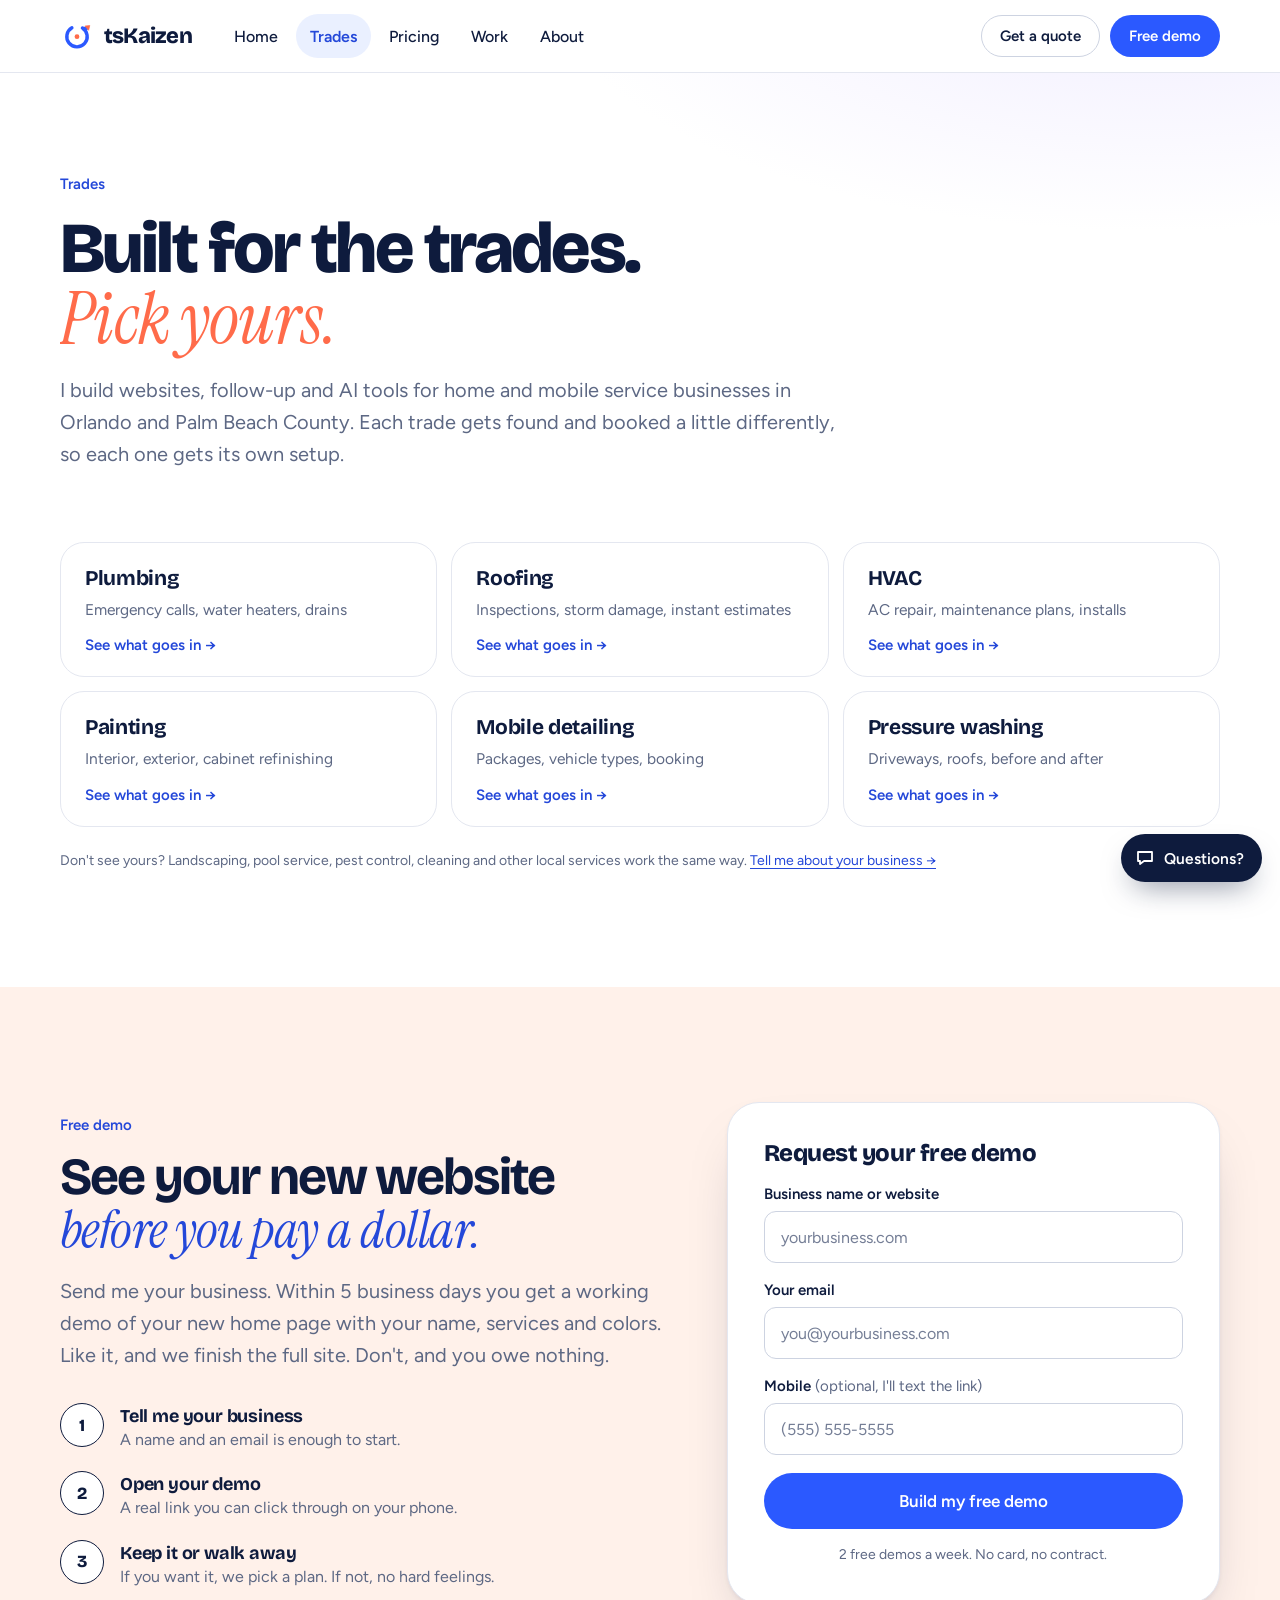
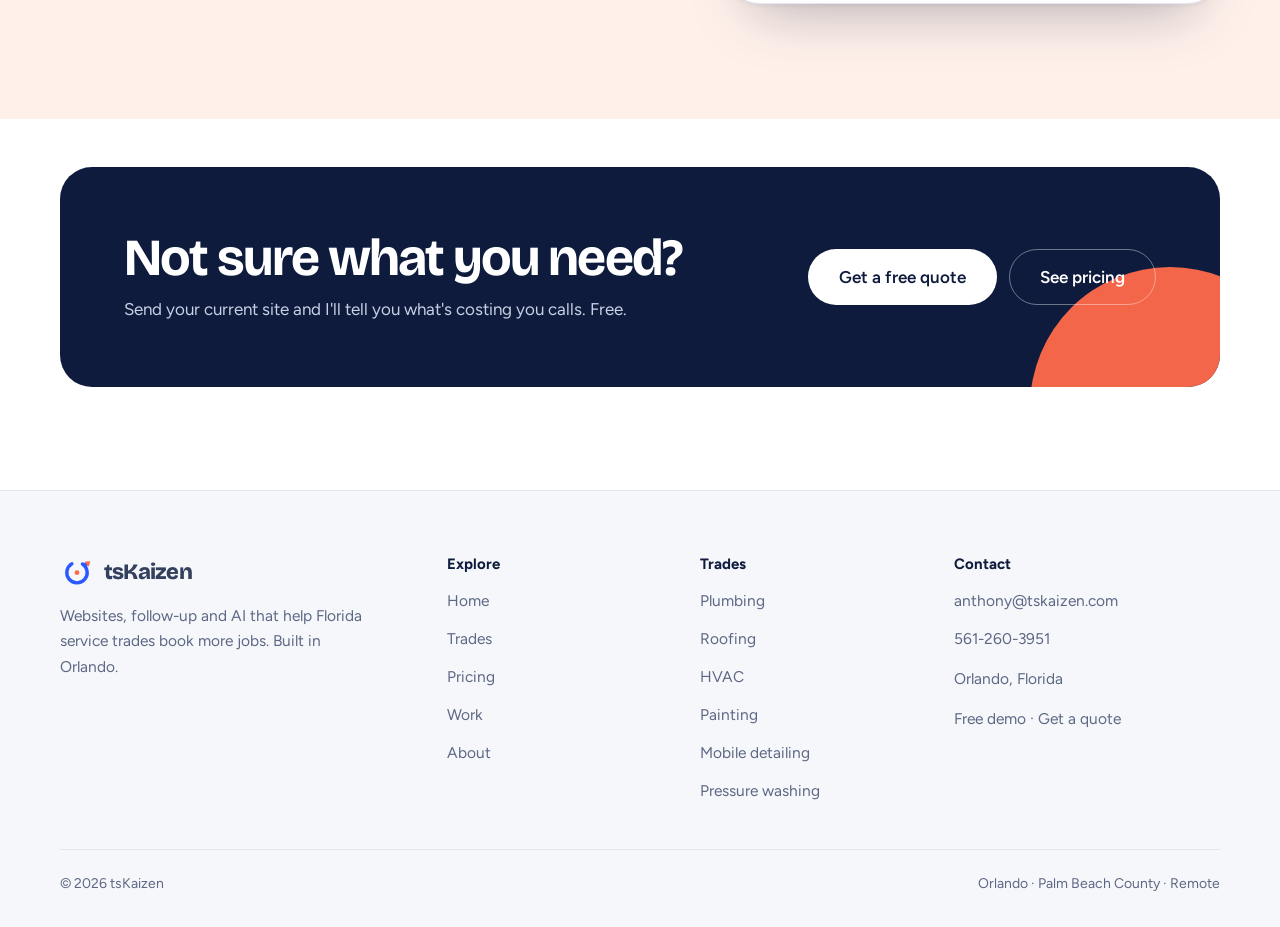
<file: trades.html>
<!doctype html>
<html lang="en">
<head>
<meta charset="utf-8">
<meta name="viewport" content="width=device-width, initial-scale=1, viewport-fit=cover">
<title>Websites for service trades in Florida | tsKaizen</title>
<meta name="claude:viewport-fit-sides" content="cover">
<meta name="description" content="Websites, follow-up and AI for plumbers, roofers, HVAC, painters, mobile detailers and pressure washing companies in Orlando and Palm Beach County.">
<link rel="canonical" href="https://tskaizen.com/trades">
<script type="application/ld+json">{"@context":"https://schema.org","@type":"ProfessionalService","name":"tsKaizen","url":"https://tskaizen.com/","email":"anthony@tskaizen.com","telephone":"+15612603951","image":"https://tskaizen.com/og.png","founder":{"@type":"Person","name":"Anthony Pichardo"},"address":{"@type":"PostalAddress","addressLocality":"Orlando","addressRegion":"FL","addressCountry":"US"},"areaServed":["Orlando","Central Florida","Palm Beach County","South Florida"],"priceRange":"$999 to $2,950+","description":"Websites, follow-up automations and AI assistants for Florida service trades. Free demo before you pay."}</script>
<meta property="og:type" content="website">
<meta property="og:title" content="Websites for service trades in Florida | tsKaizen">
<meta property="og:description" content="Websites, follow-up and AI for plumbers, roofers, HVAC, painters, mobile detailers and pressure washing companies in Orlando and Palm Beach County.">
<meta property="og:image" content="https://tskaizen.com/og.png">
<meta name="twitter:card" content="summary_large_image">
<meta name="theme-color" content="#FFFFFF">
<link rel="icon" href="data:image/svg+xml,<svg xmlns='http://www.w3.org/2000/svg' class='' viewBox='0 0 100 100' aria-hidden='true'><rect width='100' height='100' rx='24' fill='%23FFFFFF'/><path d='M 35.00 26.02 A 30.00 30.00 0 1 0 65.90 26.56 Q 67.28 28.21 70.05 28.10 L 77.17 28.38' fill='none' stroke='%232B59FF' stroke-width='10' stroke-linecap='round' stroke-linejoin='round'/><path d='M 87.58 19.33 L 84.13 33.19 L 73.37 20.82 Z' fill='%23FF6B4A' stroke='%23FF6B4A' stroke-width='2' stroke-linejoin='round'/><circle cx='50' cy='52' r='7' fill='%23FF6B4A'/></svg>">
<link rel="preconnect" href="https://fonts.googleapis.com"><link rel="preconnect" href="https://fonts.gstatic.com" crossorigin><link rel="stylesheet" href="https://fonts.googleapis.com/css2?family=Bricolage+Grotesque:opsz,wght@12..96,500;12..96,600;12..96,700;12..96,800&family=Figtree:wght@400;500;600;700&family=Instrument+Serif:ital@1&display=swap">
<link rel="stylesheet" href="site.css">
<script>document.documentElement.classList.add("js")</script>
</head>
<body>
<a class="skip" href="#main">Skip to content</a>
<header class="site-header"><nav class="wrap nav" aria-label="Main">
  <a class="brand" href="/" aria-label="tsKaizen home"><svg xmlns="http://www.w3.org/2000/svg" class="brand-mark" viewBox="0 0 100 100" aria-hidden="true"><path d="M 35.00 26.02 A 30.00 30.00 0 1 0 65.90 26.56 Q 67.28 28.21 70.05 28.10 L 77.17 28.38" fill="none" stroke="#2B59FF" stroke-width="10" stroke-linecap="round" stroke-linejoin="round"/><path d="M 87.58 19.33 L 84.13 33.19 L 73.37 20.82 Z" fill="#FF6B4A" stroke="#FF6B4A" stroke-width="2" stroke-linejoin="round"/><circle cx="50" cy="52" r="7" fill="#FF6B4A"/></svg><span>tsKaizen</span></a>
  <button class="menu-btn" type="button" aria-expanded="false" aria-controls="nav-links">Menu</button>
  <div class="nav-links" id="nav-links">
    <ul><li><a href="/">Home</a></li><li><a href="/trades" aria-current="page">Trades</a></li><li><a href="/pricing">Pricing</a></li><li><a href="/work">Work</a></li><li><a href="/about">About</a></li></ul>
    <div class="nav-cta"><a class="btn btn-ghost btn-sm" href="/quote">Get a quote</a><a class="btn btn-primary btn-sm" href="/#demo">Free demo</a></div>
  </div>
</nav></header>
<main id="main">
<section class="page-head">
  <div class="wrap hero-reveal">
    <p class="kicker">Trades</p>
    <h1 class="hero-title"><span class="ln"><span class="ln-in">Built for the trades.</span></span> <span class="ln"><span class="ln-in grad-text">Pick yours.</span></span></h1>
    <p class="lede">I build websites, follow-up and AI tools for home and mobile service businesses in Orlando and Palm Beach County. Each trade gets found and booked a little differently, so each one gets its own setup.</p>
  </div>
</section>
<section class="section" style="padding-top:0">
  <div class="wrap">
    <nav class="trade-grid" aria-label="Trades"><a href="/plumbers"><b>Plumbing</b><span class="tg-sub">Emergency calls, water heaters, drains</span><span class="tg-go">See what goes in &rarr;</span></a><a href="/roofers"><b>Roofing</b><span class="tg-sub">Inspections, storm damage, instant estimates</span><span class="tg-go">See what goes in &rarr;</span></a><a href="/hvac"><b>HVAC</b><span class="tg-sub">AC repair, maintenance plans, installs</span><span class="tg-go">See what goes in &rarr;</span></a><a href="/painters"><b>Painting</b><span class="tg-sub">Interior, exterior, cabinet refinishing</span><span class="tg-go">See what goes in &rarr;</span></a><a href="/detailers"><b>Mobile detailing</b><span class="tg-sub">Packages, vehicle types, booking</span><span class="tg-go">See what goes in &rarr;</span></a><a href="/pressure-washing"><b>Pressure washing</b><span class="tg-sub">Driveways, roofs, before and after</span><span class="tg-go">See what goes in &rarr;</span></a></nav>
    <p class="hint" style="margin-top:22px">Don't see yours? Landscaping, pool service, pest control, cleaning and other local services work the same way. <a href="/quote">Tell me about your business &rarr;</a></p>
  </div>
</section>
<section class="section demo-band" id="demo">
  <div class="wrap demo-grid">
    <div class="stack-lg">
      <div class="stack"><p class="eyebrow">Free demo</p><h2>See your new website <em>before you pay a dollar.</em></h2>
        <p class="lede">Send me your business. Within 5 business days you get a working demo of your new home page with your name, services and colors. Like it, and we finish the full site. Don't, and you owe nothing.</p></div>
      <ol class="steps">
        <li><b>Tell me your business</b><span>A name and an email is enough to start.</span></li>
        <li><b>Open your demo</b><span>A real link you can click through on your phone.</span></li>
        <li><b>Keep it or walk away</b><span>If you want it, we pick a plan. If not, no hard feelings.</span></li>
      </ol>
    </div>
    <form class="demo-card" id="demo-form" data-formspree data-success="Got it. Your demo link will land in your inbox within 5 business days." novalidate>
      <input type="hidden" name="_subject" value="Free demo request">
      <input type="text" name="_gotcha" tabindex="-1" autocomplete="off" class="hp" aria-hidden="true">
      
      <p class="demo-h">Request your free demo</p>
      <div class="field"><label for="d-biz">Business name or website</label><input id="d-biz" name="business" type="text" placeholder="yourbusiness.com" required></div>
      <div class="field"><label for="d-email">Your email</label><input id="d-email" name="email" type="email" autocomplete="email" placeholder="you@yourbusiness.com" required></div>
      <div class="field"><label for="d-phone">Mobile <span class="opt">(optional, I'll text the link)</span></label><input id="d-phone" name="phone" type="tel" autocomplete="tel" placeholder="(555) 555-5555"></div>
      <button class="btn btn-primary btn-lg" type="submit">Build my free demo</button>
      <p class="demo-note">2 free demos a week. No card, no contract.</p>
      <p class="form-status" role="status" hidden></p>
    </form>
  </div>
</section>
<section class="section-tight">
  <div class="wrap">
    <div class="cta">
      <div><h2>Not sure what you need?</h2><p>Send your current site and I'll tell you what's costing you calls. Free.</p></div>
      <div class="btn-row"><a class="btn btn-light btn-lg" href="/quote">Get a free quote</a><a class="btn btn-outline-light btn-lg" href="/pricing">See pricing</a></div>
    </div>
  </div>
</section>
</main>
<nav class="mobile-cta" aria-label="Quick actions"><a class="btn btn-ghost" href="tel:+15612603951">Call or text</a><a class="btn btn-primary" href="/#demo">Free demo</a></nav>
<footer class="site-footer"><div class="wrap">
  <div class="foot-top">
    <div class="foot-brand"><a class="brand" href="/"><svg xmlns="http://www.w3.org/2000/svg" class="brand-mark" viewBox="0 0 100 100" aria-hidden="true"><path d="M 35.00 26.02 A 30.00 30.00 0 1 0 65.90 26.56 Q 67.28 28.21 70.05 28.10 L 77.17 28.38" fill="none" stroke="#2B59FF" stroke-width="10" stroke-linecap="round" stroke-linejoin="round"/><path d="M 87.58 19.33 L 84.13 33.19 L 73.37 20.82 Z" fill="#FF6B4A" stroke="#FF6B4A" stroke-width="2" stroke-linejoin="round"/><circle cx="50" cy="52" r="7" fill="#FF6B4A"/></svg><span>tsKaizen</span></a>
      <p>Websites, follow-up and AI that help Florida service trades book more jobs. Built in Orlando.</p></div>
    <div><p class="foot-h">Explore</p><ul><li><a href="/">Home</a></li><li><a href="/trades">Trades</a></li><li><a href="/pricing">Pricing</a></li><li><a href="/work">Work</a></li><li><a href="/about">About</a></li></ul></div>
    <div><p class="foot-h">Trades</p><ul><li><a href="/plumbers">Plumbing</a></li><li><a href="/roofers">Roofing</a></li><li><a href="/hvac">HVAC</a></li><li><a href="/painters">Painting</a></li><li><a href="/detailers">Mobile detailing</a></li><li><a href="/pressure-washing">Pressure washing</a></li></ul></div>
    <div><p class="foot-h">Contact</p><ul><li><a href="mailto:anthony@tskaizen.com" data-email style="overflow-wrap:anywhere">anthony@tskaizen.com</a></li><li><a href="tel:+15612603951">561-260-3951</a></li><li>Orlando, Florida</li><li><a href="/#demo">Free demo</a> &middot; <a href="/quote">Get a quote</a></li></ul></div>
  </div>
  <div class="foot-base"><span>&copy; <span data-year>2026</span> tsKaizen</span><span>Orlando &middot; Palm Beach County &middot; Remote</span></div>
</div></footer>
<script src="site.js"></script>
</body>
</html>
</file>
<file: site.css>
/* tsKaizen design system v7: "Step" (single white theme on every device)
   Layout concept: Freshworks-style SaaS layout on white. Bold friendly display type,
   pastel tinted panels, rounded cards, pill buttons. One blue for action, coral for the
   step forward, serif italics for the human accent. */
:root {
  --bg: #FFFFFF;
  --bg-2: #F6F7FB;
  --card: #FFFFFF;
  --ink: #0E1B3D;
  --ink-2: #33405E;
  --muted: #5D6884;
  --line: #E4E7F0;
  --line-2: #CDD3E1;
  --blue: #2B59FF;
  --blue-hover: #1F45D6;
  --blue-text: #2448D9;
  --blue-soft: #EAF0FF;
  --coral: #FF6B4A;
  --coral-text: #C2410C;
  --green: #12B76A;
  --green-text: #067647;
  --on-blue: #FFFFFF;
  --tint-sky: #EAF2FF;
  --tint-peach: #FFF1EA;
  --tint-mint: #E8F8F0;
  --tint-lilac: #F1EEFF;
  --deep: #0E1B3D;
  --deep-text: #C8D0E4;
  --err: #B42318;

  --display: "Bricolage Grotesque", "Avenir Next", "Segoe UI", sans-serif;
  --body: "Figtree", "Segoe UI", Roboto, Arial, sans-serif;
  --serif: "Instrument Serif", Georgia, "Times New Roman", serif;

  --maxw: 1200px;
  --r-sm: 10px; --r-md: 16px; --r-lg: 24px; --r-xl: 32px;
  --shadow: 0 1px 2px rgba(14,27,61,.06), 0 16px 40px -20px rgba(14,27,61,.22);
  --shadow-lg: 0 2px 4px rgba(14,27,61,.05), 0 30px 60px -28px rgba(14,27,61,.35);
  color-scheme: light;
}
/* Base */
*, *::before, *::after { box-sizing: border-box; }
html { -webkit-text-size-adjust: 100%; }
body { margin: 0; background: var(--bg); color: var(--ink-2); font: 400 17px/1.65 var(--body); -webkit-font-smoothing: antialiased; }
img, svg { max-width: 100%; }
a { color: var(--blue-text); text-underline-offset: 3px; }
p { margin: 0; }
h1, h2, h3, h4 { font-family: var(--display); color: var(--ink); margin: 0; font-weight: 700; letter-spacing: -.025em; line-height: 1.05; text-wrap: balance; }
h1 { font-size: clamp(44px, 6.4vw, 80px); font-weight: 800; letter-spacing: -.04em; line-height: .98; }
h2 { font-size: clamp(32px, 4.2vw, 52px); letter-spacing: -.035em; }
h3, .h3 { font-size: clamp(20px, 2vw, 24px); font-weight: 700; letter-spacing: -.02em; line-height: 1.2; }
h1 em, h2 em, h3 em, .grad-text { font-family: var(--serif); font-style: italic; font-weight: 400; letter-spacing: -.01em; color: var(--blue-text); }
h1 em { color: var(--coral); }
:focus-visible { outline: 3px solid var(--blue); outline-offset: 3px; border-radius: 6px; }
.skip { position: absolute; left: -999px; top: 8px; background: var(--ink); color: var(--bg); padding: 10px 16px; border-radius: var(--r-sm); z-index: 100; }
.skip:focus { left: max(16px, env(safe-area-inset-left, 0px)); }
.sr-only { position: absolute; width: 1px; height: 1px; padding: 0; margin: -1px; overflow: hidden; clip: rect(0 0 0 0); white-space: nowrap; border: 0; }
[hidden] { display: none !important; }
.hp { position: absolute; left: -9999px; width: 1px; height: 1px; opacity: 0; }

.wrap { max-width: var(--maxw); margin: 0 auto; padding-left: max(20px, env(safe-area-inset-left, 0px)); padding-right: max(20px, env(safe-area-inset-right, 0px)); }
.section { padding-block: clamp(64px, 9vw, 120px); }
.section-tight { padding-block: clamp(24px, 4vw, 48px) clamp(64px, 8vw, 104px); }
.alt { background: var(--bg-2); }
.stack { display: grid; gap: 16px; align-content: start; }
.stack-lg { display: grid; gap: 32px; align-content: start; }
.eyebrow, .kicker { font: 600 15px var(--body); color: var(--blue-text); }
.lede { font-size: clamp(18px, 1.6vw, 20px); line-height: 1.6; color: var(--muted); max-width: 40em; }
.muted { color: var(--muted); }
.hint { font-size: 14px; color: var(--muted); }
.shead { display: grid; gap: 14px; max-width: 760px; margin-bottom: clamp(36px, 5vw, 56px); }
.shead.center { margin-left: auto; margin-right: auto; text-align: center; justify-items: center; }
.shead.row { max-width: none; display: flex; flex-wrap: wrap; justify-content: space-between; align-items: end; gap: 20px; }
.tint-sky { background: var(--tint-sky); } .tint-peach { background: var(--tint-peach); } .tint-mint { background: var(--tint-mint); } .tint-lilac { background: var(--tint-lilac); }

/* Buttons: pills */
.btn { display: inline-flex; align-items: center; justify-content: center; gap: 8px; min-height: 48px; padding: 0 24px; border-radius: 999px; font: 600 16px/1 var(--body); text-decoration: none; border: 1.5px solid transparent; cursor: pointer; transition: background .15s, border-color .15s, transform .15s, color .15s; white-space: nowrap; }
.btn-lg { min-height: 56px; padding: 0 30px; font-size: 17px; }
.btn-sm { min-height: 42px; padding: 0 18px; font-size: 15px; }
.btn-primary { background: var(--blue); color: var(--on-blue); }
.btn-primary:hover { background: var(--blue-hover); transform: translateY(-1px); }
.btn-ghost, .btn-secondary { background: transparent; color: var(--ink); border-color: var(--line-2); }
.btn-ghost:hover, .btn-secondary:hover { border-color: var(--ink); }
.btn-light { background: #FFFFFF; color: #0E1B3D; }
.btn-light:hover { background: #EAF0FF; }
.btn-outline-light { background: transparent; color: #FFFFFF; border-color: rgba(255,255,255,.4); }
.btn-outline-light:hover { border-color: #FFFFFF; }
.btn-row { display: flex; flex-wrap: wrap; gap: 12px; align-items: center; }
.textlink { display: inline-flex; align-items: center; min-height: 44px; font: 600 16px var(--body); color: var(--blue-text); text-decoration: none; }
.textlink:hover { text-decoration: underline; }

/* Header */
.site-header { position: sticky; top: env(safe-area-inset-top, 0px); z-index: 30; background: color-mix(in srgb, var(--bg) 92%, transparent); backdrop-filter: saturate(1.6) blur(12px); border-bottom: 1px solid var(--line); }
.nav { display: flex; align-items: center; gap: 28px; min-height: 72px; }
.brand { display: inline-flex; align-items: center; gap: 10px; font: 800 22px/1 var(--display); letter-spacing: -.035em; color: var(--ink); text-decoration: none; }
.brand-mark { width: 34px; height: 34px; flex: none; }
.nav-links { display: flex; align-items: center; justify-content: space-between; gap: 24px; flex: 1; }
.nav-links ul { display: flex; gap: 4px; list-style: none; margin: 0; padding: 0; }
.nav-links ul a { display: inline-flex; align-items: center; min-height: 44px; padding: 0 14px; border-radius: 999px; color: var(--ink); text-decoration: none; font: 500 16px var(--body); }
.nav-links ul a:hover { background: var(--bg-2); }
.nav-links ul a[aria-current="page"] { background: var(--blue-soft); color: var(--blue-text); font-weight: 600; }
.nav-cta { display: flex; gap: 10px; }
.menu-btn { display: none; margin-left: auto; background: none; border: 1.5px solid var(--line-2); border-radius: 999px; min-height: 42px; padding: 0 18px; font: 600 15px var(--body); color: var(--ink); cursor: pointer; }
@media (max-width: 900px) {
  .menu-btn { display: inline-flex; align-items: center; }
  .nav-links { display: none; position: absolute; left: 0; right: 0; top: 100%; flex-direction: column; align-items: stretch; gap: 12px; background: var(--bg); border-bottom: 1px solid var(--line);
    padding: 12px max(20px, env(safe-area-inset-right, 0px)) 20px max(20px, env(safe-area-inset-left, 0px)); }
  .nav-links.open { display: flex; }
  .nav-links ul { flex-direction: column; }
  .nav-links ul a { width: 100%; min-height: 48px; }
  .nav-cta { flex-direction: column; }
  .nav-cta .btn { width: 100%; min-height: 48px; }
}

/* Hero */
.hero { padding-block: clamp(48px, 7vw, 96px) clamp(48px, 6vw, 80px); background: radial-gradient(1200px 500px at 85% -10%, var(--tint-sky), transparent 60%), var(--bg); }
.hero-grid { display: grid; grid-template-columns: 1fr 1.05fr; gap: clamp(36px, 5vw, 72px); align-items: center; }
.hero-grid > * { min-width: 0; }
.hero-copy { display: grid; gap: 26px; justify-items: start; }
.pill { display: inline-flex; align-items: center; gap: 10px; padding: 7px 14px 7px 10px; border-radius: 999px; background: var(--card); border: 1px solid var(--line); font: 600 14px var(--body); color: var(--ink); box-shadow: 0 1px 2px rgba(14,27,61,.05); }
.pill-dot { width: 10px; height: 10px; border-radius: 50%; background: var(--green); box-shadow: 0 0 0 4px var(--tint-mint); }
.trust { list-style: none; margin: 0; padding: 0; display: flex; flex-wrap: wrap; gap: 8px 22px; }
.trust li { display: flex; align-items: center; gap: 8px; font-size: 15px; color: var(--muted); }
.trust li::before { content: ""; width: 18px; height: 18px; border-radius: 50%; flex: none; background: var(--tint-mint) url("data:image/svg+xml,%3Csvg xmlns='http://www.w3.org/2000/svg' viewBox='0 0 16 16'%3E%3Cpath d='M4 8.5l2.5 2.5L12 5.5' fill='none' stroke='%2312B76A' stroke-width='2.2' stroke-linecap='round' stroke-linejoin='round'/%3E%3C/svg%3E") center/13px no-repeat; }
@media (max-width: 960px) { .hero-grid { grid-template-columns: 1fr; } .hero-visual { width: 100%; max-width: 560px; justify-self: center; } }

/* Hero motion graphics: three scenes that take turns. Each element's resting style is its
   final state, and its animation plays in from hidden, so reduced motion shows the end frame */
.mg { position: relative; background: var(--card); border: 1px solid var(--line); border-radius: var(--r-xl); box-shadow: var(--shadow-lg); padding: clamp(14px, 2vw, 22px); display: grid; gap: 14px; }
.mg-stage { position: relative; aspect-ratio: 5 / 4; border-radius: 20px; overflow: hidden; background: radial-gradient(90% 70% at 50% 0%, var(--tint-sky), transparent 70%), radial-gradient(80% 60% at 50% 100%, var(--tint-peach), transparent 70%), var(--bg-2); container-type: inline-size; }
.mg-scene { position: absolute; inset: 0; opacity: 0; visibility: hidden; transition: opacity .5s, visibility .5s; }
.mg-scene.is-on { opacity: 1; visibility: visible; }
.mg-scene.is-on * { animation-fill-mode: both !important; }
.mg-tabs { display: flex; gap: 8px; justify-content: center; }
.mg-tabs button { position: relative; overflow: hidden; font: 600 13.5px var(--body); color: var(--muted); background: var(--bg-2); border: 1px solid var(--line); border-radius: 99px; padding: 7px 16px; cursor: pointer; }
.mg-tabs button[aria-pressed="true"] { color: var(--ink); border-color: var(--line-2); background: var(--card); }
.mg-tabs button span { position: absolute; left: 0; bottom: 0; height: 2px; width: 100%; background: var(--blue); transform: scaleX(0); transform-origin: left; }
.mg-tabs button[aria-pressed="true"] span { animation: mg-bar var(--mg-dur, 7s) linear forwards; }
.mg.is-paused .mg-tabs button span { animation-play-state: paused; }
@keyframes mg-bar { to { transform: scaleX(1); } }
.mg-toast { display: flex; gap: 10px; align-items: center; background: #fff; border-radius: 3.2cqw; padding: 2.4cqw 3.2cqw 2.4cqw 2.4cqw; box-shadow: 0 10px 30px -10px rgba(14,27,61,.35); font-size: 2.8cqw; line-height: 1.25; }
/* Every scene uses the same frame: the main object centered with equal side margins,
   and one floating accent centered on its bottom edge, layered above it */
.mg-float { position: absolute; z-index: 3; left: 0; right: 0; bottom: 5%; margin-inline: auto; width: max-content; max-width: 84%; background: #fff; border-radius: 99px; box-shadow: 0 2px 4px rgba(14,27,61,.06), 0 16px 34px -12px rgba(14,27,61,.4); }
.mg-toast b, .mgl-n b { display: block; color: var(--ink); font: 700 3cqw/1.2 var(--display); }
.mg-toast div span, .mgl-n div span { color: var(--muted); }
.mg-ico { width: 7cqw; height: 7cqw; border-radius: 2cqw; flex: none; display: grid; place-items: center; }
.mg-ico svg { width: 50%; height: 50%; }
.mg-ico.ok { background: var(--green); }
.mg-ico.q { background: var(--blue); }
.mg-ico.star { background: #FFB020; }
.mg-ico.call { background: var(--coral); }

/* Scene 1: a site builds itself, then takes a booking */
.mgb-win { position: absolute; top: 7%; bottom: 14%; left: 8%; right: 8%; z-index: 1; background: #fff; border-radius: 3cqw; box-shadow: 0 20px 50px -20px rgba(14,27,61,.35); overflow: hidden; display: flex; flex-direction: column; }
.mgb-win .frame-bar span { font-size: 2.2cqw; }
.mgb-page { flex: 1; padding: 3cqw; display: grid; gap: 3cqw; align-content: start; }
.mgb-nav { display: flex; align-items: center; gap: 2cqw; }
.mgb-nav b { width: 10cqw; height: 2.4cqw; border-radius: 9px; background: var(--ink); }
.mgb-nav span { width: 7cqw; height: 1.6cqw; border-radius: 9px; background: var(--line); }
.mgb-nav em { margin-left: auto; font: 700 2cqw var(--body); font-style: normal; color: #fff; background: var(--blue); padding: 1cqw 2.2cqw; border-radius: 99px; }
.mgb-hero { display: grid; grid-template-columns: 1.1fr 1fr; gap: 3cqw; align-items: center; padding: 3cqw; border-radius: 2.4cqw; background: linear-gradient(135deg, var(--blue-soft), var(--tint-lilac)); }
.mgb-h { display: grid; gap: 1.6cqw; }
.mgb-h i { height: 3cqw; border-radius: 9px; background: var(--ink); transform-origin: left; }
.mgb-h i:nth-child(2) { width: 80%; } .mgb-h i:nth-child(3) { width: 55%; height: 1.8cqw; background: var(--line-2); }
.mgb-cta { grid-column: 1; justify-self: start; font: 700 2.4cqw var(--body); color: #fff; background: var(--coral); padding: 1.6cqw 3.4cqw; border-radius: 99px; }
.mgb-img { grid-column: 2; grid-row: 1 / 3; aspect-ratio: 4 / 3; border-radius: 2cqw; background: linear-gradient(160deg, #FFD3C4, var(--coral) 70%); }
.mgb-cards { display: grid; grid-template-columns: repeat(3, 1fr); gap: 2.4cqw; }
.mgb-cards div { height: 8cqw; border-radius: 2cqw; background: var(--bg-2); border: 1px solid var(--line); }
.mgb-cta { position: relative; }
.mgb-cursor { position: absolute; left: 62%; top: 55%; width: 5cqw; }
.mgb-ripple { position: absolute; left: 0; top: 0; width: 6cqw; height: 6cqw; margin: -3cqw 0 0 -3cqw; border-radius: 50%; border: 2px solid var(--coral); opacity: 0; }
.mgb-toast { padding: 2cqw 4cqw 2cqw 2cqw; }
.mg-build.is-on .mgb-win { animation: mg-pop .7s; }
.mg-build.is-on .mgb-nav > * { animation: mg-fade .5s; }
.mg-build.is-on .mgb-nav b { animation-delay: .35s; } .mg-build.is-on .mgb-nav span { animation-delay: .45s; } .mg-build.is-on .mgb-nav em { animation-delay: .55s; }
.mg-build.is-on .mgb-hero { animation: mg-grow .7s .6s; }
.mg-build.is-on .mgb-h i { animation: mg-wipe .6s; }
.mg-build.is-on .mgb-h i:nth-child(1) { animation-delay: 1s; } .mg-build.is-on .mgb-h i:nth-child(2) { animation-delay: 1.12s; } .mg-build.is-on .mgb-h i:nth-child(3) { animation-delay: 1.24s; }
.mg-build.is-on .mgb-cta { animation: mg-pop .5s 1.45s; }
.mg-build.is-on .mgb-img { animation: mg-grow .7s 1.2s; }
.mg-build.is-on .mgb-cards div { animation: mg-rise .6s; }
.mg-build.is-on .mgb-cards div:nth-child(1) { animation-delay: 1.6s; } .mg-build.is-on .mgb-cards div:nth-child(2) { animation-delay: 1.72s; } .mg-build.is-on .mgb-cards div:nth-child(3) { animation-delay: 1.84s; }
.mg-build.is-on .mgb-cursor { animation: mgb-move 1.4s 2.3s; }
.mg-build.is-on .mgb-ripple { animation: mgb-ripple .6s 3.7s; }
.mg-build.is-on .mgb-toast { animation: mg-float .6s 4s; }
@keyframes mgb-move { from { transform: translate(34cqw, 14cqw); opacity: 0; } 20% { opacity: 1; } }
@keyframes mgb-ripple { from { transform: scale(.3); opacity: 0; } 1% { opacity: 1; } to { transform: scale(1.8); opacity: 0; } }

/* Scene 2: a phone fills with leads */
.mgl-phone { position: absolute; z-index: 1; top: 4%; bottom: 13%; left: 0; right: 0; margin-inline: auto; width: 56%; overflow: hidden; background: linear-gradient(170deg, #1C2C5A, #0B1530); border: 1.4cqw solid #0E1B3D; border-radius: 6.5cqw; padding: 4.4cqw 2.6cqw; box-shadow: 0 30px 60px -25px rgba(14,27,61,.6); }
.mgl-time { text-align: center; color: #fff; font: 800 6.6cqw/1 var(--display); letter-spacing: -.03em; margin-bottom: 3cqw; }
.mgl-time span { display: block; font: 500 2.3cqw var(--body); opacity: .7; letter-spacing: 0; margin-top: 1cqw; }
.mgl-stack { display: grid; grid-template-columns: minmax(0, 1fr); gap: 1.5cqw; }
.mgl-n { display: flex; gap: 1.8cqw; align-items: center; background: rgba(255,255,255,.94); border-radius: 2.6cqw; padding: 1.6cqw 2cqw; font-size: 2.2cqw; line-height: 1.25; }
.mgl-n div { flex: 1; min-width: 0; } .mgl-n div span { display: block; white-space: nowrap; overflow: hidden; text-overflow: ellipsis; }
.mgl-n b { font-size: 2.5cqw; }
.mgl-n small { font-size: 2.2cqw; color: var(--muted); align-self: start; }
.mgl-n .mg-ico { width: 5.4cqw; height: 5.4cqw; }
.mgl-count { display: flex; align-items: center; gap: 2.4cqw; padding: 1.8cqw 3.6cqw; font-size: 2.6cqw; color: var(--muted); }
.mgl-count b { font: 800 5.2cqw/1 var(--display); color: var(--ink); letter-spacing: -.03em; font-variant-numeric: tabular-nums; }
.mgl-count em { font-style: normal; font-weight: 700; color: var(--green-text); }
.mg-leads.is-on .mgl-phone { animation: mg-rise .8s; }
.mg-leads.is-on .mgl-time { animation: mg-fade .6s .3s; }
.mg-leads.is-on .mgl-n { animation: mg-drop .6s; }
.mg-leads.is-on .mgl-n:nth-child(4) { animation-delay: .9s; } .mg-leads.is-on .mgl-n:nth-child(3) { animation-delay: 2s; }
.mg-leads.is-on .mgl-n:nth-child(2) { animation-delay: 3.1s; } .mg-leads.is-on .mgl-n:nth-child(1) { animation-delay: 4.2s; }
.mg-leads.is-on .mgl-stack { animation: mgl-push 4.2s .6s; }
.mg-leads.is-on .mgl-count { animation: mg-float .6s 1.2s; }
@keyframes mg-drop { from { opacity: 0; transform: translateY(-60%) scale(.92); } }
@keyframes mgl-push { from { transform: translateY(-30cqw); } 100% { transform: none; } }

/* Scene 3: a search, and the business climbs to #1 */
.mgr-card { position: absolute; top: 7%; bottom: 14%; left: 8%; right: 8%; z-index: 1; background: #fff; border-radius: 3cqw; box-shadow: 0 20px 50px -20px rgba(14,27,61,.35); padding: 3.4cqw; display: grid; gap: 3cqw; align-content: start; }
.mgr-search { display: flex; align-items: center; gap: 2cqw; border: 1.5px solid var(--line); border-radius: 99px; padding: 2cqw 3cqw; font: 500 3cqw var(--body); color: var(--ink); }
.mgr-search svg { width: 3.6cqw; flex: none; }
.mgr-type { white-space: nowrap; }
.mgr-body { display: grid; grid-template-columns: 1.35fr 1fr; gap: 3cqw; }
.mgr-list { list-style: none; margin: 0; padding: 0; display: grid; gap: 1.8cqw; }
.mgr-list li { display: flex; gap: 2cqw; align-items: center; padding: 2cqw; border-radius: 2.2cqw; border: 1px solid var(--line); background: #fff; }
.mgr-list li > b { width: 5cqw; height: 5cqw; border-radius: 50%; display: grid; place-items: center; font: 700 2.4cqw var(--body); background: var(--bg-2); color: var(--muted); flex: none; }
.mgr-list li div { display: grid; gap: 1.2cqw; flex: 1; }
.mgr-list li i { height: 1.8cqw; border-radius: 9px; background: var(--line); } .mgr-list li i + i { width: 60%; height: 1.4cqw; }
.mgr-list .you { position: relative; z-index: 2; border-color: var(--blue); background: var(--blue-soft); box-shadow: 0 8px 20px -10px rgba(43,89,255,.5); }
.mgr-list .you > b { background: var(--blue); color: #fff; }
.mgr-list .you strong { font: 700 2.8cqw/1.1 var(--display); color: var(--ink); }
.mgr-list .you span { font-size: 2.2cqw; color: #E8A200; }
.mgr-map { position: relative; border-radius: 2.4cqw; overflow: hidden; background: #E8F1E9; }
.mgr-road { position: absolute; background: #fff; }
.mgr-road.a { left: -10%; right: -10%; top: 45%; height: 2.4cqw; transform: rotate(-12deg); } .mgr-road.b { top: -10%; bottom: -10%; left: 38%; width: 2.4cqw; transform: rotate(8deg); }
.mgr-dot { position: absolute; width: 2.6cqw; height: 2.6cqw; border-radius: 50%; background: #9AA3B8; border: 2px solid #fff; }
.mgr-dot.d1 { left: 18%; top: 22%; } .mgr-dot.d2 { left: 70%; top: 70%; } .mgr-dot.d3 { left: 76%; top: 24%; }
.mgr-pin { position: absolute; left: 44%; top: 36%; width: 7cqw; height: 7cqw; margin: -7cqw 0 0 -3.5cqw; border-radius: 50% 50% 50% 0; transform: rotate(-45deg); background: var(--coral); box-shadow: 0 6px 14px -4px rgba(255,107,74,.7); }
.mgr-pin::after { content: ""; position: absolute; inset: 28%; border-radius: 50%; background: #fff; }
.mgr-badge { display: flex; align-items: center; gap: 1.8cqw; padding: 1.6cqw 3.6cqw 1.6cqw 1.6cqw; }
.mgr-badge b { font: 700 2.9cqw var(--display); color: var(--ink); }
.mgr-badge .mg-ico { width: 5.4cqw; height: 5.4cqw; border-radius: 50%; }
.mg-rank.is-on .mgr-card { animation: mg-pop .6s; }
.mg-rank.is-on .mgr-type { animation: mgr-type 1.4s .4s steps(21, end); }
/* The business starts in 4th place and climbs while the others shift down one row */
.mg-rank.is-on .mgr-list li { animation: mg-fade .5s 1.9s, mgr-down 1.2s 3.2s cubic-bezier(.6,0,.2,1); }
.mg-rank.is-on .mgr-list .r2 { animation-delay: 2s, 3.2s; } .mg-rank.is-on .mgr-list .r3 { animation-delay: 2.1s, 3.2s; }
.mg-rank.is-on .mgr-list .you { animation: mg-fade .5s 2.2s, mgr-climb 1.2s 3.2s cubic-bezier(.6,0,.2,1); }
.mg-rank.is-on .mgr-list li > b { animation: mg-pop .4s 4.4s; }
.mg-rank.is-on .mgr-map { animation: mg-fade .6s 1.9s; }
.mg-rank.is-on .mgr-pin { animation: mgr-pin .7s 4.3s cubic-bezier(.3,1.6,.5,1); }
.mg-rank.is-on .mgr-badge { animation: mg-float .6s 4.8s; }
@keyframes mgr-type { from { clip-path: inset(0 100% 0 0); } to { clip-path: inset(0 0 0 0); } }
@keyframes mgr-climb { from { transform: translateY(calc(300% + 5.4cqw)); background: #fff; border-color: var(--line); box-shadow: none; } 15% { transform: translateY(calc(300% + 5.4cqw)) scale(1.03); } }
@keyframes mgr-down { from { transform: translateY(calc(-100% - 1.8cqw)); } }
@keyframes mgr-pin { from { transform: translateY(-14cqw) rotate(-45deg); opacity: 0; } }

/* Shared */
@keyframes mg-pop { from { opacity: 0; transform: scale(.9) translateY(10px); } }
@keyframes mg-fade { from { opacity: 0; } }
@keyframes mg-grow { from { opacity: 0; transform: scale(.94); } }
@keyframes mg-wipe { from { transform: scaleX(0); } }
@keyframes mg-rise { from { opacity: 0; transform: translateY(24px); } }
@keyframes mg-float { from { opacity: 0; transform: translateY(14px) scale(.92); } }

/* Client banner: wordmarks scroll past in gray and pop out in each brand's own colors
   and type as they reach the middle (or on hover) */
.logos { border-block: 1px solid var(--line); background: var(--bg); padding-block: 26px 30px; overflow: hidden; }
.logos-head p { font: 600 15px var(--body); color: var(--muted); text-align: center; margin: 0 0 14px; }
.marquee { position: relative; -webkit-mask: linear-gradient(90deg, transparent, #000 12%, #000 88%, transparent); mask: linear-gradient(90deg, transparent, #000 12%, #000 88%, transparent); }
.mq-track { list-style: none; margin: 0; padding: 18px 0; display: flex; align-items: center; gap: clamp(28px, 5vw, 64px); width: max-content; will-change: transform; }
.mq-item { flex: none; }
.mq-card { display: flex; align-items: center; gap: 10px; height: 64px; padding: 0 22px; border-radius: 18px; border: 1.5px solid transparent; background: transparent; color: #8A93A8;
  transition: transform .45s cubic-bezier(.2,.8,.2,1), background-color .45s, border-color .45s, box-shadow .45s, color .45s; }
.mq-item.is-pop .mq-card, .mq-item:hover .mq-card { transform: translateY(-4px) scale(1.12); }
/* NextGen Blinds and Wax On Wheels use their real logos: grayscale at rest, full color when popped */
.mq-logo { display: block; width: auto; height: 36px; filter: grayscale(1) opacity(.5); transition: filter .45s; }
.mq-item.is-pop .mq-logo, .mq-item:hover .mq-logo { filter: none; }
.mq-ngb.is-pop .mq-card, .mq-ngb:hover .mq-card { background: #fff; border-color: #D5DFEA; box-shadow: 0 18px 36px -16px rgba(49,100,163,.55); }
/* The Wax On Wheels logo has white lettering, so it always sits on a chip: muted gray at rest, black when popped */
.mq-wow .mq-card { background: #C3C9D5; }
.mq-logo-wow { height: 46px; filter: grayscale(1) brightness(1.15); }
.mq-wow.is-pop .mq-card, .mq-wow:hover .mq-card { background: #161616; border-color: #B81A11; box-shadow: 0 18px 36px -14px rgba(184,26,17,.6); }
/* ClearDeal: navy with a green Clear */
.cd-word { font: 500 25px/1 var(--display); letter-spacing: -.02em; }
.cd-word b { font-weight: 800; transition: color .45s; }
.mq-cd.is-pop .mq-card, .mq-cd:hover .mq-card { background: #0F2D24; border-color: #0F2D24; color: #fff; box-shadow: 0 18px 36px -14px rgba(15,45,36,.6); }
.mq-cd.is-pop .cd-word b, .mq-cd:hover .cd-word b { color: #1DB87A; }
@media (max-width: 600px) {
  .mq-card { height: 52px; padding: 0 16px; }
  .mq-logo { height: 28px; } .mq-logo-wow { height: 36px; }
  .cd-word { font-size: 20px; }
}

/* Feature tabs */
.ftabs { display: grid; gap: 22px; }
.ftab-list { display: grid; grid-template-columns: repeat(4, 1fr); gap: 10px; }
.ftab-list button { display: grid; gap: 6px; text-align: left; padding: 18px 20px; border-radius: var(--r-md); border: 1.5px solid var(--line); background: var(--card); color: var(--ink); font: 700 18px var(--display); letter-spacing: -.015em; cursor: pointer; transition: border-color .15s, box-shadow .15s; }
.ftab-list button span { font: 600 13px var(--body); color: var(--muted); letter-spacing: 0; }
.ftab-list button:hover { border-color: var(--line-2); }
.ftab-list button[aria-selected="true"] { border-color: var(--ink); box-shadow: var(--shadow); }
.ftab-list button[aria-selected="true"] span { color: var(--coral-text); }
.ftab-panel { display: grid; grid-template-columns: .9fr 1.1fr; gap: clamp(28px, 4vw, 56px); align-items: center; border-radius: var(--r-xl); padding: clamp(24px, 4vw, 56px); }
.ftab-panel > * { min-width: 0; }
.fp-copy { display: grid; gap: 14px; justify-items: start; }
.fp-stat { font: 800 clamp(40px, 5vw, 64px)/1 var(--display); letter-spacing: -.04em; color: var(--ink); }
.fp-copy p:not(.fp-stat) { color: var(--ink-2); font-size: 17px; }
.fp-phone { display: grid; justify-items: center; }
.fp-phone .frame-phone { width: min(220px, 64%); }
@media (max-width: 860px) { .ftab-list { grid-template-columns: 1fr 1fr; } .ftab-panel { grid-template-columns: 1fr; } }

/* Screenshot frames */
.frame-desk { margin: 0; border-radius: 14px; overflow: hidden; background: #fff; box-shadow: var(--shadow-lg); border: 1px solid var(--line); display: flex; flex-direction: column; }
.frame-bar { display: flex; align-items: center; gap: 6px; padding: 9px 12px; background: #F1F3F8; flex: none; }
.frame-bar i { width: 9px; height: 9px; border-radius: 50%; background: #D3D8E4; flex: none; }
.frame-bar i:nth-child(1) { background: #FF6B6B; } .frame-bar i:nth-child(2) { background: #FFC24B; } .frame-bar i:nth-child(3) { background: #3DD68C; }
.frame-bar span { flex: 1; min-width: 0; margin-left: 8px; background: #fff; color: #5D6884; border-radius: 999px; padding: 3px 12px; font: 500 11px var(--body); white-space: nowrap; overflow: hidden; text-overflow: ellipsis; }
.frame-desk img { display: block; width: 100%; height: auto; aspect-ratio: 16 / 10; object-fit: cover; object-position: top; }
.frame-phone { margin: 0; border-radius: 28px; border: 7px solid #0E1B3D; background: #0E1B3D; overflow: hidden; box-shadow: var(--shadow-lg); }
.frame-phone img { display: block; width: 100%; height: auto; }

/* Free demo band */
.demo-band { background: var(--tint-peach); }
.demo-grid { display: grid; grid-template-columns: 1.1fr .9fr; gap: clamp(32px, 5vw, 72px); align-items: center; }
.demo-grid > * { min-width: 0; }
.steps { list-style: none; margin: 0; padding: 0; display: grid; gap: 18px; counter-reset: s; }
.steps li { counter-increment: s; display: grid; grid-template-columns: 44px 1fr; column-gap: 16px; }
.steps li::before { content: counter(s); grid-row: 1 / span 2; width: 44px; height: 44px; border-radius: 50%; display: grid; place-items: center; background: var(--card); border: 1.5px solid var(--ink); font: 800 17px var(--display); color: var(--ink); }
.steps b { font: 700 18px var(--display); color: var(--ink); letter-spacing: -.01em; padding-top: 2px; }
.steps span { color: var(--muted); font-size: 16px; }
.demo-card { background: var(--card); border-radius: var(--r-xl); padding: clamp(24px, 3vw, 36px); display: grid; gap: 18px; box-shadow: var(--shadow-lg); border: 1px solid var(--line); }
.demo-h { font: 800 24px var(--display); color: var(--ink); letter-spacing: -.02em; }
.demo-card .btn { width: 100%; }
.demo-note { text-align: center; font-size: 14px; color: var(--muted); margin-top: -4px; }
@media (max-width: 900px) { .demo-grid { grid-template-columns: 1fr; } }

/* Work cards */
.work-grid { display: grid; grid-template-columns: repeat(3, 1fr); gap: 20px; }
.wcard { display: grid; gap: 18px; align-content: start; padding: 20px 20px 22px; border-radius: var(--r-lg); text-decoration: none; color: inherit; transition: transform .2s; min-width: 0; }
.wcard:hover { transform: translateY(-4px); }
.wmeta { display: grid; gap: 2px; padding: 0 4px; }
.wmeta b { font: 700 20px var(--display); color: var(--ink); letter-spacing: -.015em; }
.wmeta span { font-size: 14.5px; color: var(--muted); }
@media (max-width: 960px) { .work-grid { gap: 14px; } .work-grid .wcard { padding: 14px 14px 16px; } }
@media (max-width: 720px) { .work-grid { grid-template-columns: 1fr; max-width: 520px; margin-inline: auto; } }

/* CTA bands */
.cta, .night.cta-band > .wrap { display: flex; flex-wrap: wrap; justify-content: space-between; align-items: center; gap: 28px; background: var(--deep); color: var(--deep-text); border-radius: var(--r-xl); padding: clamp(32px, 5vw, 64px); position: relative; overflow: hidden; isolation: isolate; }
.cta::after, .night.cta-band > .wrap::after { content: ""; position: absolute; right: -90px; bottom: -160px; width: 280px; height: 280px; opacity: .95; border-radius: 50%; background: var(--coral); z-index: -1; }
.cta h2, .night.cta-band h2 { color: #FFFFFF; max-width: 17ch; }
.cta p, .night.cta-band p { margin-top: 10px; color: var(--deep-text); }
.night.cta-band { padding-block: clamp(24px, 4vw, 48px) clamp(64px, 8vw, 104px); }
.night.cta-band > .wrap { max-width: calc(var(--maxw) - 40px); }
.night.cta-band .btn-primary { background: #FFFFFF; color: #0E1B3D; }
@media (max-width: 1240px) { .night.cta-band > .wrap { margin-inline: max(20px, env(safe-area-inset-left, 0px)); } }

/* Page heads */
.page-head { padding-block: clamp(56px, 8vw, 104px) clamp(40px, 6vw, 72px); background: radial-gradient(1000px 420px at 90% -20%, var(--tint-lilac), transparent 60%), var(--bg); }
.page-head .wrap { display: grid; gap: 20px; }
.page-head h1 { font-size: clamp(42px, 5.6vw, 72px); }
.page-head h1 em, .page-head .grad-text { color: var(--coral); }

/* Stat rows */
.stat-row { display: grid; grid-template-columns: repeat(4, 1fr); gap: 12px; margin-top: 12px; }
.stat-row div { padding: 20px; border-radius: var(--r-md); background: var(--card); border: 1px solid var(--line); display: grid; gap: 6px; }
.stat-row b { font: 800 clamp(30px, 3vw, 40px)/1 var(--display); color: var(--ink); letter-spacing: -.03em; }
.stat-row span { font-size: 14px; color: var(--muted); }
@media (max-width: 700px) { .stat-row { grid-template-columns: 1fr 1fr; } }

/* Pricing */
.jump { display: grid; grid-template-columns: repeat(3, minmax(0, 1fr)); gap: 12px; margin-top: 10px; max-width: 780px; }
.jump a { display: grid; gap: 4px; padding: 18px 20px; border: 1.5px solid var(--line); border-radius: var(--r-md); background: var(--card); text-decoration: none; color: inherit; transition: border-color .15s, transform .15s; }
.jump a:hover { border-color: var(--ink); transform: translateY(-2px); }
.jump b { font: 700 18px var(--display); color: var(--ink); }
.jump span { font: 600 15px var(--body); color: var(--coral-text); }
@media (max-width: 600px) { .jump { grid-template-columns: 1fr; } }
section[id], .case2[id] { scroll-margin-top: 88px; }
.svc-head { display: grid; grid-template-columns: .8fr 1.2fr; gap: 16px 48px; align-items: end; margin-bottom: 36px; }
.svc-head > * { min-width: 0; }
.svc-head .lede { font-size: 17px; }
@media (max-width: 820px) { .svc-head { grid-template-columns: 1fr; } }
.plans { display: grid; grid-template-columns: repeat(3, 1fr); gap: 18px; align-items: stretch; }
.plans-2 { grid-template-columns: repeat(2, 1fr); max-width: 860px; }
.plan { position: relative; background: var(--card); border: 1.5px solid var(--line); border-radius: var(--r-lg); padding: 30px 28px; display: grid; gap: 16px; align-content: start; grid-template-rows: auto auto auto auto 1fr auto; }
.plan.featured { border-color: var(--blue); box-shadow: 0 0 0 4px var(--blue-soft), var(--shadow-lg); }
.plan-badge { position: absolute; top: -14px; left: 26px; font: 700 13px var(--body); background: var(--coral); color: #FFFFFF; padding: 5px 12px; border-radius: 999px; }
.plan-name { font: 800 24px var(--display); color: var(--ink); letter-spacing: -.02em; }
.plan-for { color: var(--muted); font-size: 15.5px; min-height: 3em; }
.plan-price { display: flex; align-items: baseline; gap: 8px; flex-wrap: wrap; }
.plan-price b { font: 800 clamp(40px, 4.4vw, 52px)/1 var(--display); color: var(--ink); letter-spacing: -.04em; font-variant-numeric: tabular-nums; }
.plan-price span { font-size: 15px; color: var(--muted); }
.plan .btn { width: 100%; }
.plan .checks { font-size: 15.5px; border-top: 1px solid var(--line); padding-top: 18px; align-content: start; }
.plan-time { font: 600 14px var(--body); color: var(--green-text); }
.plan:has(.plan-split) { grid-template-rows: auto auto auto auto auto 1fr auto; }
.plan-split { font-size: 14px; color: var(--muted); margin-top: -6px; }
.plans-note { margin-top: 22px; text-align: center; color: var(--ink-2); font-size: 16px; }
@media (max-width: 960px) { .plans { grid-template-columns: 1fr; max-width: 540px; margin-inline: auto; } .plans-2 { grid-template-columns: 1fr; } .plan-for { min-height: 0; } }
.bill-toggle { display: inline-flex; gap: 4px; padding: 5px; background: var(--bg-2); border: 1px solid var(--line); border-radius: 999px; justify-self: start; }
.bill-toggle button { font: 600 15px var(--body); color: var(--muted); background: transparent; border: 0; border-radius: 999px; padding: 0 18px; cursor: pointer; min-height: 44px; }
.bill-toggle button[aria-pressed="true"] { background: var(--card); color: var(--ink); box-shadow: 0 1px 4px rgba(14,27,61,.14); }
.bill-toggle em { font-style: normal; font-size: 12.5px; font-weight: 700; color: var(--green-text); background: var(--tint-mint); padding: 2px 8px; border-radius: 999px; margin-left: 6px; }
.addon-list { display: grid; gap: 12px; }
.addon-row { display: grid; grid-template-columns: 1fr auto; gap: 24px; align-items: center; padding: 24px 28px; border: 1.5px solid var(--line); border-radius: var(--r-lg); background: var(--card); }
.addon-row > div { display: grid; gap: 6px; min-width: 0; }
.addon-row p { color: var(--muted); font-size: 15.5px; max-width: 60ch; }
.addon-price { text-align: right; display: grid; gap: 2px; }
.addon-price b { font: 800 30px var(--display); color: var(--ink); letter-spacing: -.03em; }
.addon-price span { font-size: 13.5px; color: var(--muted); }
@media (max-width: 600px) { .addon-row { grid-template-columns: 1fr; gap: 10px; } .addon-price { text-align: left; } }
.table-wrap { overflow-x: auto; border: 1.5px solid var(--line); border-radius: var(--r-lg); background: var(--card); }
.table-wrap:focus-visible { outline: 3px solid var(--blue); outline-offset: 2px; }
.compare { width: 100%; border-collapse: collapse; min-width: 640px; font-size: 15.5px; }
.compare th, .compare td { text-align: left; padding: 16px 20px; border-bottom: 1px solid var(--line); }
.compare tbody tr:last-child th, .compare tbody tr:last-child td { border-bottom: 0; }
.compare thead th { font: 700 14px var(--body); color: var(--muted); }
.compare tbody th { font-weight: 600; color: var(--ink); }
.compare td { color: var(--muted); }
.compare .us { background: var(--blue-soft); color: var(--ink); font-weight: 600; }
.compare thead .us { color: var(--blue-text); }

/* Checks, chips, FAQ, split */
.checks { list-style: none; padding: 0; margin: 0; display: grid; gap: 11px; }
.checks li { display: grid; grid-template-columns: 20px 1fr; gap: 12px; }
.checks li::before { content: ""; width: 20px; height: 20px; margin-top: 3px; border-radius: 50%; background: var(--tint-mint) url("data:image/svg+xml,%3Csvg xmlns='http://www.w3.org/2000/svg' viewBox='0 0 16 16'%3E%3Cpath d='M4 8.5l2.5 2.5L12 5.5' fill='none' stroke='%2312B76A' stroke-width='2.2' stroke-linecap='round' stroke-linejoin='round'/%3E%3C/svg%3E") center/14px no-repeat; }
.chips { display: flex; flex-wrap: wrap; gap: 8px; }
.chip { font-size: 13.5px; font-weight: 600; border-radius: 999px; padding: 4px 12px; background: var(--bg-2); color: var(--ink-2); }
.chip.indigo { background: var(--blue-soft); color: var(--blue-text); }
.loc { display: inline-flex; align-items: center; gap: 6px; font-size: 14.5px; color: var(--muted); }
.loc svg { width: 15px; height: 15px; color: var(--coral); }
.split { display: grid; grid-template-columns: .85fr 1.15fr; gap: clamp(28px, 5vw, 72px); align-items: start; }
.split > * { min-width: 0; }
@media (max-width: 860px) { .split { grid-template-columns: 1fr; } }
.faq { display: grid; gap: 10px; }
.faq details { border: 1.5px solid var(--line); border-radius: var(--r-md); background: var(--card); }
.faq details[open] { border-color: var(--line-2); }
.faq summary { cursor: pointer; list-style: none; padding: 20px 60px 20px 22px; position: relative; font: 700 18px var(--display); color: var(--ink); letter-spacing: -.01em; }
.faq summary::-webkit-details-marker { display: none; }
.faq summary::after { content: "+"; position: absolute; right: 18px; top: 50%; transform: translateY(-50%); width: 30px; height: 30px; border-radius: 50%; display: grid; place-items: center; background: var(--bg-2); font: 500 20px var(--body); color: var(--ink); }
.faq details[open] summary::after { content: "\2212"; background: var(--blue); color: var(--on-blue); }
.faq details p { padding: 0 22px 22px; color: var(--muted); max-width: 62ch; }

/* About */
.trio { display: grid; grid-template-columns: repeat(3, 1fr); gap: 18px; }
.trio > div { border-radius: var(--r-lg); padding: 28px; display: grid; gap: 12px; align-content: start; }
.trio > div:nth-child(1) { background: var(--tint-sky); } .trio > div:nth-child(2) { background: var(--tint-peach); } .trio > div:nth-child(3) { background: var(--tint-mint); }
.trio .ico { width: 44px; height: 44px; border-radius: 12px; display: grid; place-items: center; background: var(--card); color: var(--ink); }
.trio .ico svg { width: 22px; height: 22px; }
.trio p { color: var(--ink-2); }
@media (max-width: 800px) { .trio { grid-template-columns: 1fr; } }
.about-mark { display: grid; place-items: center; background: var(--tint-lilac); border-radius: var(--r-xl); padding: clamp(36px, 6vw, 72px); }
.about-mark svg { width: min(240px, 70%); height: auto; }

/* Work page cases */
.cases { display: grid; gap: clamp(72px, 10vw, 128px); }
.case2 { display: grid; gap: 28px; }
.case-head { display: grid; grid-template-columns: auto 1fr auto; align-items: end; gap: 10px 20px; }
.case-head .num { font: 800 15px var(--display); color: var(--coral-text); align-self: start; padding-top: 12px; }
.case-title { display: grid; gap: 6px; min-width: 0; }
.case-head .chips { justify-content: flex-end; }
.case-shots { display: grid; grid-template-columns: 1600fr 462fr; gap: clamp(14px, 2.4vw, 28px); align-items: stretch; padding: clamp(18px, 3.5vw, 48px); border-radius: var(--r-xl); }
.case-shots > * { min-width: 0; }
.case-shots .frame-phone img { height: 100%; object-fit: cover; object-position: top; }
.ngb-bg { background: var(--tint-sky); } .wow-bg { background: var(--tint-peach); } .cd-bg { background: var(--tint-mint); }
.case-body { display: grid; grid-template-columns: 1.15fr 1fr .8fr; gap: clamp(24px, 4vw, 48px); align-items: start; }
.case-body > * { min-width: 0; }
.case-body .lede { font-size: 17.5px; }
.facts { display: grid; grid-template-columns: repeat(3, 1fr); margin: 0; border: 1.5px solid var(--line); border-radius: var(--r-md); overflow: hidden; background: var(--card); }
.facts div { padding: 14px 16px; display: grid; gap: 2px; border-right: 1px solid var(--line); }
.facts div:last-child { border-right: 0; }
.facts dt { font: 600 12.5px var(--body); color: var(--muted); }
.facts dd { margin: 0; font: 700 15.5px var(--display); color: var(--ink); }
.case-more { margin: 0; display: grid; gap: 10px; }
.case-more img { display: block; width: 100%; height: auto; aspect-ratio: 16 / 10; object-fit: cover; object-position: top; border-radius: 12px; border: 1px solid var(--line); }
.case-more figcaption { font-size: 13.5px; color: var(--muted); }
@media (max-width: 960px) { .case-body { grid-template-columns: 1fr 1fr; } .case-more { grid-column: 1 / -1; max-width: 420px; justify-self: center; } }
@media (max-width: 640px) {
  .case-head { grid-template-columns: auto 1fr; } .case-head .chips { grid-column: 1 / -1; justify-content: flex-start; }
  .case-shots { grid-template-columns: 1fr; padding: 14px; } .case-shots .frame-phone { display: none; }
  .case-body { grid-template-columns: 1fr; }
}
@media (max-width: 480px) { .facts { grid-template-columns: 1fr; } .facts div { border-right: 0; border-bottom: 1px solid var(--line); } .facts div:last-child { border-bottom: 0; } }

/* Quote page */
.quote-grid { display: grid; grid-template-columns: 1.35fr .85fr; gap: clamp(28px, 5vw, 56px); align-items: start; }
.quote-grid > * { min-width: 0; }
@media (max-width: 900px) { .quote-grid { grid-template-columns: 1fr; } }
.form { background: var(--card); border: 1.5px solid var(--line); border-radius: var(--r-xl); padding: clamp(22px, 4vw, 40px); display: grid; gap: 22px; box-shadow: var(--shadow); }
.form-progress { display: flex; gap: 6px; }
.form-progress i { flex: 1; height: 6px; border-radius: 3px; background: var(--bg-2); transition: background .3s; }
.form-progress i.on { background: var(--blue); }
.field { display: grid; gap: 8px; }
.field-row { display: grid; grid-template-columns: 1fr 1fr; gap: 18px; }
@media (max-width: 560px) { .field-row { grid-template-columns: 1fr; } }
label, legend { font: 600 15px var(--body); color: var(--ink); }
.opt { font-weight: 400; color: var(--muted); }
input[type="text"], input[type="email"], input[type="tel"], input[type="url"], select, textarea {
  width: 100%; min-height: 52px; font: 400 16px var(--body); color: var(--ink); background: var(--bg); border: 1.5px solid var(--line-2); border-radius: 12px; padding: 12px 16px; }
textarea { min-height: 128px; resize: vertical; }
input:focus, select:focus, textarea:focus { border-color: var(--blue); outline: none; box-shadow: 0 0 0 4px var(--blue-soft); }
::placeholder { color: var(--muted); opacity: .85; }
fieldset { border: 0; padding: 0; margin: 0; display: grid; gap: 10px; }
.choices { display: flex; flex-wrap: wrap; gap: 10px; }
.choice { position: relative; }
.choice input { position: absolute; opacity: 0; inset: 0; cursor: pointer; margin: 0; }
.choice span { display: inline-flex; align-items: center; min-height: 44px; padding: 0 16px; border: 1.5px solid var(--line-2); border-radius: 999px; font: 500 15px var(--body); background: var(--bg); color: var(--ink-2); }
.choice input:checked + span { border-color: var(--blue); background: var(--blue-soft); color: var(--ink); font-weight: 600; }
.choice input:focus-visible + span { outline: 3px solid var(--blue); outline-offset: 2px; }
.form-status { border-radius: 12px; padding: 14px 16px; color: var(--ink); }
.form-status.ok { background: var(--tint-mint); }
.form-status.err { background: var(--tint-peach); }
.side { display: grid; gap: 18px; }
.side-card { background: var(--card); border: 1.5px solid var(--line); border-radius: var(--r-lg); padding: 24px; display: grid; gap: 14px; }
.side-card.dark { background: var(--deep); border: 0; color: var(--deep-text); }
.side-card.dark h2, .side-card.dark h3 { color: #fff; }
.mini-steps { list-style: none; margin: 0; padding: 0; display: grid; gap: 14px; counter-reset: s; }
.mini-steps li { counter-increment: s; display: grid; grid-template-columns: 30px 1fr; gap: 12px; }
.mini-steps li::before { content: counter(s); width: 30px; height: 30px; border-radius: 50%; display: grid; place-items: center; background: var(--coral); color: #fff; font: 800 14px var(--display); }
.mini-steps b { color: #fff; display: block; font-family: var(--display); }
.email-box { display: flex; flex-wrap: wrap; gap: 10px; align-items: center; }
.email-box code { font: 500 14px ui-monospace, Menlo, monospace; background: var(--bg-2); border-radius: 10px; padding: 10px 12px; color: var(--ink); user-select: all; overflow-wrap: anywhere; }

/* Footer */
.site-footer { background: var(--bg-2); border-top: 1px solid var(--line); padding-block: 64px 32px; font-size: 15.5px; }
.foot-top { display: grid; grid-template-columns: 1.6fr 1fr 1fr 1.2fr; gap: 32px; }
.foot-brand { display: grid; gap: 14px; align-content: start; }
.foot-brand p { color: var(--muted); max-width: 32ch; }
.foot-h { margin: 0 0 10px; font: 700 15px var(--body); color: var(--ink); }
.site-footer ul { list-style: none; margin: 0; padding: 0; display: grid; gap: 2px; color: var(--muted); }
.site-footer ul a { display: inline-flex; align-items: center; min-height: 36px; color: var(--muted); text-decoration: none; }
.site-footer ul a:hover { color: var(--blue-text); }
.site-footer ul li:not(:has(a)) { padding-block: 7px; }
.foot-base { margin-top: 40px; padding-top: 22px; border-top: 1px solid var(--line); font-size: 14px; color: var(--muted); display: flex; flex-wrap: wrap; justify-content: space-between; gap: 10px; }
@media (max-width: 960px) { .foot-top { grid-template-columns: repeat(3, 1fr); } .foot-brand { grid-column: 1 / -1; } }
@media (max-width: 700px) { .foot-top { grid-template-columns: 1fr 1fr; } }
@media (max-width: 460px) { .foot-top { grid-template-columns: 1fr; } }

/* Sticky phone actions */
.mobile-cta { display: none; }
@media (max-width: 720px) {
  .mobile-cta { display: grid; grid-template-columns: 1fr 1.4fr; gap: 10px; position: fixed; left: 0; right: 0; bottom: 0; z-index: 40;
    padding: 10px max(16px, env(safe-area-inset-right, 0px)) calc(10px + env(safe-area-inset-bottom, 0px)) max(16px, env(safe-area-inset-left, 0px));
    background: color-mix(in srgb, var(--bg) 94%, transparent); backdrop-filter: blur(12px); border-top: 1px solid var(--line); }
  .mobile-cta .btn { min-height: 48px; width: 100%; }
  body { padding-bottom: calc(70px + env(safe-area-inset-bottom, 0px)); }
}

/* Hero reveal and word rotator */
.hero { overflow-x: clip; }
.hero-title .ln { display: block; overflow: hidden; padding-bottom: .1em; margin-bottom: -.1em; }
.hero-title .ln-in { display: inline-block; transform: translateY(105%); animation: ln-rise .95s cubic-bezier(.2,.8,.2,1) forwards; }
.hero-title .ln + .ln .ln-in { animation-delay: .14s; }
@keyframes ln-rise { to { transform: none; } }
.hero-reveal > :not(h1) { opacity: 0; transform: translateY(18px); animation: hr-up .8s cubic-bezier(.2,.8,.2,1) forwards; }
.hero-reveal > :nth-child(2) { animation-delay: .45s; } .hero-reveal > :nth-child(3) { animation-delay: .58s; } .hero-reveal > :nth-child(4) { animation-delay: .7s; }
.hero-reveal > :nth-child(5) { animation-delay: .82s; } .hero-reveal > :nth-child(6) { animation-delay: .94s; }
.hero-visual { opacity: 0; transform: translateY(24px) scale(.98); animation: hr-up 1s .3s cubic-bezier(.2,.8,.2,1) forwards; }
@keyframes hr-up { to { opacity: 1; transform: none; } }
.rot { display: inline-grid; vertical-align: bottom; perspective: 600px; transition: width .5s cubic-bezier(.2,.8,.2,1); position: relative; }
.rot-w { grid-area: 1 / 1; justify-self: start; white-space: nowrap; transform-origin: 50% 50% -.45em; transform: rotateX(-90deg); opacity: 0; transition: transform .6s cubic-bezier(.2,.8,.2,1), opacity .45s; backface-visibility: hidden; }
.rot-w.is-on { transform: none; opacity: 1; }
.rot-w.is-off { transform: rotateX(90deg); opacity: 0; }
.rot::after { content: ""; position: absolute; left: 0; right: .35em; bottom: .02em; height: .09em; border-radius: 99px; background: linear-gradient(90deg, var(--blue), var(--coral)); transform-origin: left; transform: scaleX(0); animation: rot-line 2.6s 1.1s cubic-bezier(.2,.8,.2,1) infinite; }
@keyframes rot-line { 0% { transform: scaleX(0); } 35%, 70% { transform: scaleX(1); } 100% { transform: scaleX(1); opacity: 0; } }

/* Project highlights deck (shuffles the front card to the back) */
.reviews { background: linear-gradient(180deg, var(--bg), var(--tint-lilac)); overflow: hidden; }
.rv-grid { display: grid; grid-template-columns: .85fr 1.15fr; gap: clamp(32px, 5vw, 72px); align-items: center; }
.rv-grid > * { min-width: 0; }
.rv-copy { justify-items: start; position: relative; z-index: 5; }
.rv-controls { display: flex; align-items: center; gap: 14px; margin-top: 6px; }
.rv-btn { width: 44px; height: 44px; border-radius: 50%; border: 1.5px solid var(--line); background: var(--card); color: var(--ink); display: grid; place-items: center; cursor: pointer; transition: transform .2s, border-color .2s; }
.rv-btn:hover { border-color: var(--blue); transform: translateY(-2px); }
.rv-btn svg { width: 18px; height: 18px; }
.rv-dots { display: flex; gap: 8px; }
.rv-dots button { width: 10px; height: 10px; padding: 0; border-radius: 99px; border: 0; background: #C9CFDD; cursor: pointer; transition: width .35s, background .35s; }
.rv-dots button[aria-selected="true"] { width: 28px; background: var(--blue); }
.rv-deck { position: relative; display: grid; perspective: 1200px; }
.rv-card { grid-area: 1 / 1; margin: 0; background: var(--card); border: 1px solid var(--line); border-radius: var(--r-xl); padding: clamp(24px, 3.4vw, 40px); box-shadow: var(--shadow-lg); display: grid; gap: 20px; align-content: start;
  transform-origin: 50% 110%; transition: transform .7s cubic-bezier(.2,.8,.2,1), opacity .7s, filter .7s; will-change: transform; }
.rv-card[data-pos="0"] { transform: translate3d(0,0,0) rotate(0); z-index: 3; }
.rv-card[data-pos="1"] { transform: translate3d(22px,18px,-60px) rotate(2.5deg); z-index: 2; filter: brightness(.97); }
.rv-card[data-pos="2"] { transform: translate3d(44px,36px,-120px) rotate(5deg); z-index: 1; filter: brightness(.94); }
.rv-card > * { transition: opacity .4s; }
.rv-card:not([data-pos="0"]) > * { opacity: 0; }
.rv-card[data-pos="0"] .rv-top, .rv-card[data-pos="0"] .rv-body, .rv-card[data-pos="0"] figcaption { animation: rv-in .8s .15s both cubic-bezier(.2,.8,.2,1); }
.rv-card.is-leaving { transform: translate3d(-18%, -60px, 0) rotate(-9deg) scale(.96) !important; opacity: 0 !important; z-index: 4 !important; transition-duration: .42s; }
@keyframes rv-in { from { opacity: 0; transform: translateY(14px); } to { opacity: 1; transform: none; } }
.rv-top { display: flex; align-items: center; justify-content: space-between; gap: 12px; flex-wrap: wrap; }
.rv-tag { font: 700 12.5px var(--body); letter-spacing: .02em; color: var(--blue-text); background: var(--blue-soft); padding: 5px 12px; border-radius: 99px; }
.rv-body { font: 500 clamp(18px, 1.8vw, 22px)/1.5 var(--display); color: var(--ink); letter-spacing: -.01em; margin: 0; }
.rv-link { margin-left: auto; font: 600 14.5px var(--body); color: var(--blue-text); text-decoration: none; white-space: nowrap; }
.rv-link:hover { text-decoration: underline; }
.rv-card figcaption { display: flex; align-items: center; gap: 14px; flex-wrap: wrap; }
.rv-card figcaption > span:nth-child(2) { display: grid; flex: 1; min-width: 0; }
.rv-card figcaption b { font: 700 17px var(--display); color: var(--ink); }
.rv-card figcaption b + span { font-size: 14.5px; color: var(--muted); }
.rv-mark { width: 44px; height: 44px; border-radius: 14px; flex: none; }
.rv-ngb-mark { background: var(--tint-sky) linear-gradient(135deg, #2B59FF 0 30%, transparent 30%) center/18px 18px no-repeat; }
.rv-cd-mark { background: #0F2D24 radial-gradient(circle, #1DB87A 0 6px, transparent 7px); }
.rv-wow-mark { background: var(--tint-peach) radial-gradient(circle, var(--coral) 0 7px, transparent 8px); }
@media (max-width: 900px) { .rv-grid { grid-template-columns: 1fr; } .rv-deck { margin-right: 44px; } }
@media (max-width: 520px) { .rv-card figcaption { display: grid; grid-template-columns: 44px 1fr; row-gap: 10px; } .rv-link { grid-column: 2; margin-left: 0; justify-self: start; } }
@media (max-width: 480px) { .rv-deck { margin-right: 24px; } .rv-card[data-pos="1"] { transform: translate3d(12px,14px,-60px) rotate(2deg); } .rv-card[data-pos="2"] { transform: translate3d(24px,28px,-120px) rotate(4deg); } }

/* Work page: case studies reveal as they scroll into view. Hidden states only apply once
   the script has run and only when motion is allowed, so content never stays hidden */
@media (prefers-reduced-motion: no-preference) {
  .js [data-reveal] .case-head, .js [data-reveal] .case-body > * { opacity: 0; transform: translateY(28px); transition: opacity .8s cubic-bezier(.2,.8,.2,1), transform .8s cubic-bezier(.2,.8,.2,1); }
  .js [data-reveal] .case-shots { opacity: 0; transform: translateY(36px) scale(.97); transition: opacity .9s cubic-bezier(.2,.8,.2,1) .1s, transform .9s cubic-bezier(.2,.8,.2,1) .1s; }
  .js [data-reveal] .case-shots .frame-desk { transform: translateX(-48px) rotate(-1.5deg); opacity: 0; transition: transform 1s cubic-bezier(.2,.8,.2,1) .35s, opacity .8s .35s; }
  .js [data-reveal] .case-shots .frame-phone { transform: translateX(48px) translateY(24px) rotate(3deg); opacity: 0; transition: transform 1s cubic-bezier(.2,.8,.2,1) .55s, opacity .8s .55s; }
  .js [data-reveal] .case-body > :nth-child(2) { transition-delay: .5s; } .js [data-reveal] .case-body > :nth-child(3) { transition-delay: .65s; }
  .js [data-reveal] .case-body > :nth-child(1) { transition-delay: .4s; }
  .js [data-reveal] .checks li { opacity: 0; transform: translateX(-12px); transition: opacity .5s, transform .5s cubic-bezier(.2,.8,.2,1); }
  .js [data-reveal] .checks li:nth-child(1) { transition-delay: .75s; } .js [data-reveal] .checks li:nth-child(2) { transition-delay: .85s; }
  .js [data-reveal] .checks li:nth-child(3) { transition-delay: .95s; } .js [data-reveal] .checks li:nth-child(4) { transition-delay: 1.05s; }
  .js [data-reveal].is-in .case-head, .js [data-reveal].is-in .case-body > *, .js [data-reveal].is-in .case-shots,
  .js [data-reveal].is-in .case-shots .frame-desk, .js [data-reveal].is-in .case-shots .frame-phone, .js [data-reveal].is-in .checks li { opacity: 1; transform: none; }
  .js [data-reveal] .case-shots .frame-desk { transition-property: transform, opacity, box-shadow; }
  .case-shots .frame-desk:hover, .case-shots .frame-phone:hover { transform: translateY(-6px) !important; transition-delay: 0s !important; }
}
.case-shots .frame-desk, .case-shots .frame-phone { transition: transform .5s cubic-bezier(.2,.8,.2,1); }

/* Scroll reveal on every page (set up by site.js; inert without JS or with reduced motion) */
@media (prefers-reduced-motion: no-preference) {
  .js .sr { opacity: 0; transform: translateY(26px); transition: opacity .8s cubic-bezier(.2,.8,.2,1) var(--sr-d, 0s), transform .8s cubic-bezier(.2,.8,.2,1) var(--sr-d, 0s); }
  .js .sr-in .sr { opacity: 1; transform: none; }
}

@media (prefers-reduced-motion: reduce) {
  *, *::before, *::after { animation: none !important; transition: none !important; }
  .hero-title .ln-in, .hero-reveal > *, .hero-visual { transform: none !important; opacity: 1 !important; }
  .rot::after { display: none; }
  .mq-track { flex-wrap: wrap; justify-content: center; width: auto; transform: none !important; }
  .mq-item[aria-hidden="true"] { display: none; }
  .marquee { -webkit-mask: none; mask: none; }
}


/* rebrand: hero scene 3, an AI assistant books a customer by chat.
   Reuses the scene 2 phone; each bubble rests in its final state so reduced motion shows the end frame */
.mga-phone { padding-top: 3.6cqw; }
.mga-head { display: flex; align-items: center; justify-content: center; gap: 1.4cqw; flex-wrap: wrap; color: #fff; font: 700 3cqw/1.2 var(--display); margin-bottom: 3cqw; }
.mga-head small { flex-basis: 100%; text-align: center; font: 500 2.2cqw var(--body); opacity: .7; }
.mga-dot { width: 1.8cqw; height: 1.8cqw; border-radius: 50%; background: var(--green); box-shadow: 0 0 0 .8cqw rgba(18,183,106,.25); }
.mga-chat { display: grid; gap: 1.7cqw; }
.mga-b { margin: 0; max-width: 82%; padding: 1.6cqw 2.2cqw; border-radius: 2.6cqw; font: 500 2.4cqw/1.3 var(--body); }
.mga-b.you { justify-self: end; background: rgba(255,255,255,.94); color: var(--ink); border-bottom-right-radius: .8cqw; transform-origin: right bottom; }
.mga-b.ai { justify-self: start; background: var(--blue); color: #fff; border-bottom-left-radius: .8cqw; transform-origin: left bottom; }
.mga-toast { padding: 2cqw 4cqw 2cqw 2cqw; }
.mg-ai.is-on .mgl-phone { animation: mg-rise .8s; }
.mg-ai.is-on .mga-head { animation: mg-fade .6s .3s; }
.mg-ai.is-on .mga-b { animation: mga-in .5s cubic-bezier(.2,.8,.2,1); }
.mg-ai.is-on .mga-b:nth-child(1) { animation-delay: .9s; } .mg-ai.is-on .mga-b:nth-child(2) { animation-delay: 2.1s; }
.mg-ai.is-on .mga-b:nth-child(3) { animation-delay: 3.3s; } .mg-ai.is-on .mga-b:nth-child(4) { animation-delay: 4.3s; }
.mg-ai.is-on .mga-toast { animation: mg-float .6s 5.2s; }
@keyframes mga-in { from { opacity: 0; transform: translateY(2cqw) scale(.92); } }

/* rebrand: animated mockups inside the feature tabs reuse the hero stage, and replay each time a tab opens */
.fp-mock { width: 100%; max-width: 560px; margin-inline: auto; box-shadow: var(--shadow-lg); border: 1px solid var(--line); }
.fp-toast { padding: 2cqw 4cqw 2cqw 2cqw; }
.mg-leads.is-on .fp-toast { animation: mg-float .6s 4.8s; }

/* ---- Overnight revision (Nov 2026): trades, leak, spread, founder ---- */
.hero-eyebrow { margin-bottom: 14px; }
.logos-static .mq-track { display: flex; flex-wrap: wrap; justify-content: center; gap: 14px; animation: none; transform: none; width: auto; }
.trio.leak > div { gap: 14px; }
.trio .fix { margin-top: auto; padding-top: 14px; border-top: 1px solid rgba(14,27,61,.12); font-size: 15.5px; color: var(--ink); }
.trio .fix b { font-weight: 700; }
.trio-2 { grid-template-columns: repeat(2, 1fr); }
@media (max-width: 800px) { .trio-2 { grid-template-columns: 1fr; } }
.trade-grid { display: grid; grid-template-columns: repeat(3, minmax(0, 1fr)); gap: 14px; }
.trade-grid a { display: grid; gap: 6px; padding: 22px 24px; border: 1.5px solid var(--line); border-radius: var(--r-lg); background: var(--card); text-decoration: none; color: inherit; transition: border-color .15s, transform .15s, box-shadow .15s; }
.trade-grid a:hover { border-color: var(--ink); transform: translateY(-3px); box-shadow: var(--shadow); }
.trade-grid b { font: 700 21px var(--display); color: var(--ink); letter-spacing: -.015em; }
.trade-grid .tg-sub { color: var(--muted); font-size: 15.5px; }
.trade-grid .tg-go { margin-top: 8px; font: 600 15px var(--body); color: var(--blue-text); }
@media (max-width: 900px) { .trade-grid { grid-template-columns: repeat(2, minmax(0, 1fr)); } }
@media (max-width: 560px) { .trade-grid { grid-template-columns: 1fr; } }
.wcard .wdesc { color: var(--muted); font-size: 15.5px; margin-top: -6px; }
.steps-lg { gap: 26px; }
.founder .about-mark { max-width: 360px; justify-self: center; }
@media (max-width: 860px) { .founder .about-mark { display: none; } }
.checks-lg { gap: 18px; font-size: 17px; }
.checks-lg b { color: var(--ink); }
.chips-lg { list-style: none; margin: 0; padding: 0; gap: 10px; }
.chips-lg .chip { font-size: 15.5px; padding: 9px 16px; background: var(--card); border: 1.5px solid var(--line); }
.trade-split { display: grid; grid-template-columns: 1.2fr .8fr; gap: clamp(28px, 5vw, 72px); align-items: center; }
.trade-split > * { min-width: 0; }
.trade-chat { min-height: 380px; }
@media (max-width: 860px) { .trade-chat { min-height: 0; max-width: 420px; justify-self: center; width: 100%; } }
@media (max-width: 860px) { .trade-split { grid-template-columns: 1fr; } }
.page-head .kicker a { color: inherit; text-decoration: none; }
.page-head .kicker a:hover { text-decoration: underline; }
.founding { margin: -8px 0 30px; text-align: center; }
.spread-band { padding-block: 0 clamp(64px, 8vw, 104px); background: var(--bg-2); }
.spread { display: grid; grid-template-columns: 1.3fr 1fr auto; gap: 28px 40px; align-items: center; padding: clamp(26px, 4vw, 40px); border-radius: var(--r-xl); background: var(--card); border: 1.5px solid var(--line); }
.spread h2 { font-size: clamp(28px, 3.2vw, 40px); }
.spread p { color: var(--muted); }
.spread-prices { display: grid; grid-template-columns: 1fr 1fr; gap: 12px; }
.spread-prices div { display: grid; gap: 2px; padding: 18px 20px; border-radius: var(--r-md); background: var(--tint-sky); }
.spread-prices b { font: 800 34px/1 var(--display); color: var(--ink); letter-spacing: -.03em; }
.spread-prices span { font-size: 14px; color: var(--muted); }
.spread-prices small { margin-top: 6px; font: 600 14px var(--body); color: var(--ink-2); }
@media (max-width: 960px) { .spread { grid-template-columns: 1fr; } .spread .btn { justify-self: start; } }
.foot-top a { color: inherit; }
.demo-includes { background: var(--tint-sky); border: 0; }
.demo-includes .checks { font-size: 16px; }
.plan-badge { background: var(--coral-text); }

/* Home headline: always two even lines. The font size follows the width of its own column
   (the widest line, "More booked jobs.", is about 7.5 times the font size), so nothing wraps or overflows
   at any screen width, and the rotating word never pushes it onto a third line. */
.hero-copy { container-type: inline-size; }
.hero-title-fit { font-size: clamp(32px, 12.4cqw, 80px); line-height: 1; }
.hero-title-fit .ln-in { white-space: nowrap; }
/* Text gets slightly wider as it gets smaller, so phones need a little more room */
@container (max-width: 480px) { .hero-title-fit { font-size: clamp(30px, 11.6cqw, 56px); } }

/* Work cards with their own links */
.wshot { display: block; text-decoration: none; color: inherit; }
.wlinks { display: flex; flex-wrap: wrap; gap: 0 20px; padding: 0 4px; margin-top: -8px; }

/* Stat rows that hold words, not counters */
.stat-facts b { font-size: clamp(24px, 2.4vw, 32px); }
@media (max-width: 720px) { .stat-facts { grid-template-columns: 1fr 1fr; } }

/* Quote page has no sticky bar pulling people away from the form */
@media (max-width: 720px) { body.no-bar { padding-bottom: 0; } }

/* Guided assistant */
.qa-launch { position: fixed; right: max(18px, env(safe-area-inset-right, 0px)); bottom: calc(18px + env(safe-area-inset-bottom, 0px)); z-index: 45; display: inline-flex; align-items: center; gap: 9px; min-height: 48px; padding: 0 18px 0 14px; border: 0; border-radius: 999px; background: var(--ink); color: #fff; font: 600 15.5px var(--body); cursor: pointer; box-shadow: 0 14px 30px -12px rgba(14,27,61,.55); transition: opacity .25s; }
.qa-launch:hover { background: #18295A; }
.qa-launch.qa-wait { opacity: 0; pointer-events: none; }
.qa-launch svg { width: 20px; height: 20px; }
.qa-panel { position: fixed; right: max(18px, env(safe-area-inset-right, 0px)); bottom: calc(18px + env(safe-area-inset-bottom, 0px)); z-index: 60; width: min(380px, calc(100vw - 24px)); height: min(560px, calc(100dvh - 36px)); display: grid; grid-template-rows: auto 1fr auto auto; background: var(--card); border: 1px solid var(--line-2); border-radius: var(--r-lg); overflow: hidden; box-shadow: 0 30px 70px -24px rgba(14,27,61,.5); }
.qa-panel[hidden] { display: none; }
.qa-head { display: flex; align-items: start; gap: 12px; padding: 16px 14px 14px 18px; background: var(--ink); color: #fff; }
.qa-head b { display: block; font: 700 17px var(--display); }
.qa-head span { display: block; margin-top: 3px; font-size: 13px; line-height: 1.4; color: #C9D1E6; }
.qa-close { margin-left: auto; flex: none; width: 40px; height: 40px; border: 0; border-radius: 50%; background: rgba(255,255,255,.12); color: #fff; font-size: 22px; line-height: 1; cursor: pointer; }
.qa-log { overflow-y: auto; padding: 16px; display: grid; gap: 10px; align-content: start; background: var(--bg-2); }
.qa-msg { max-width: 88%; padding: 10px 14px; border-radius: 16px; font-size: 15px; line-height: 1.5; overflow-wrap: anywhere; margin: 0; }
.qa-msg.bot { justify-self: start; background: var(--card); border: 1px solid var(--line); color: var(--ink-2); border-bottom-left-radius: 6px; }
.qa-msg.me { justify-self: end; background: var(--blue); color: #fff; border-bottom-right-radius: 6px; }
.qa-msg a { color: var(--blue-text); font-weight: 600; }
.qa-chips { display: flex; gap: 8px; padding: 10px 14px; overflow-x: auto; border-top: 1px solid var(--line); scrollbar-width: none; }
.qa-chips button { flex: none; min-height: 36px; padding: 0 13px; border: 1.5px solid var(--line-2); border-radius: 999px; background: var(--card); color: var(--ink); font: 600 14px var(--body); cursor: pointer; }
.qa-chips button:hover { border-color: var(--blue); color: var(--blue-text); }
.qa-form { display: flex; gap: 8px; padding: 10px 14px 14px; }
.qa-form input { flex: 1; min-width: 0; min-height: 44px; padding: 0 14px; border: 1.5px solid var(--line-2); border-radius: 999px; font: 400 16px var(--body); color: var(--ink); background: var(--card); }
.qa-form button { flex: none; min-height: 44px; padding: 0 16px; border: 0; border-radius: 999px; background: var(--blue); color: #fff; font: 600 15px var(--body); cursor: pointer; }
@media (max-width: 720px) {
  .qa-launch { bottom: calc(82px + env(safe-area-inset-bottom, 0px)); right: 14px; width: 48px; height: 48px; min-height: 0; padding: 0; justify-content: center; }
  .qa-launch .qa-label { position: absolute; width: 1px; height: 1px; overflow: hidden; clip: rect(0 0 0 0); white-space: nowrap; }
  body.no-bar .qa-launch { bottom: calc(14px + env(safe-area-inset-bottom, 0px)); }
  .qa-panel { right: 12px; bottom: calc(12px + env(safe-area-inset-bottom, 0px)); height: min(560px, calc(100dvh - 24px)); }
}
</file>
